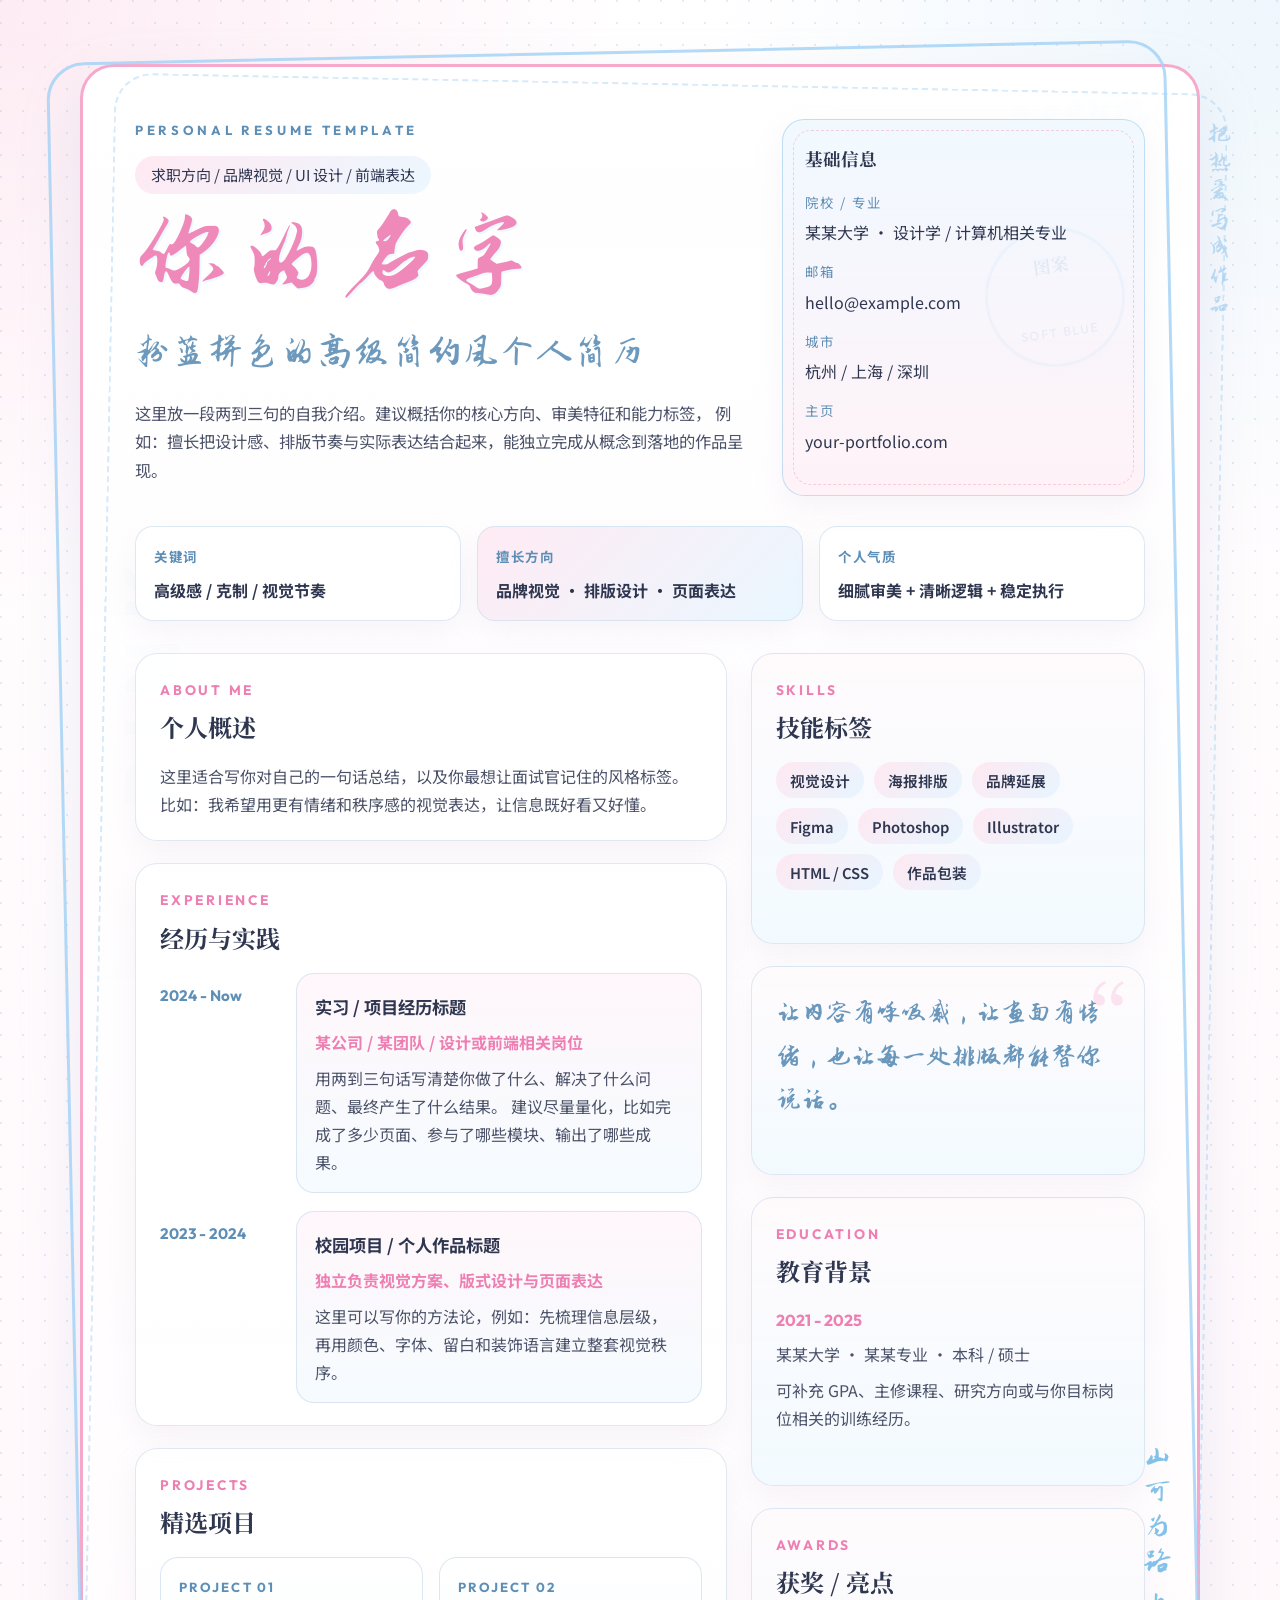
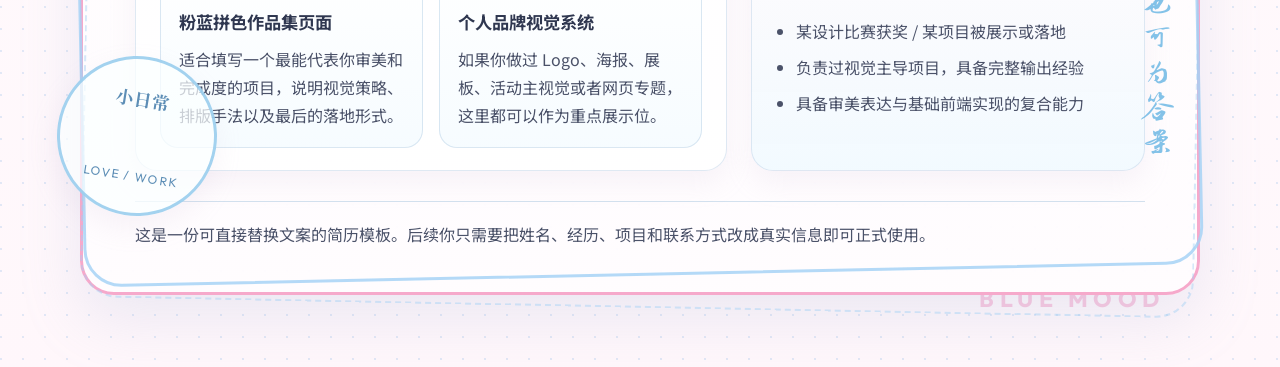
<file: index.html>
<!DOCTYPE html>
<html lang="zh-CN">
<head>
  <meta charset="UTF-8">
  <meta name="viewport" content="width=device-width, initial-scale=1.0">
  <meta
    name="description"
    content="粉蓝拼色的高级简约风个人简历单页模板，带有艺术字排版、纸张海报构图和手绘感装饰元素。"
  >
  <title>个人简历 | 粉蓝拼色作品页</title>
  <link rel="preconnect" href="https://fonts.googleapis.com">
  <link rel="preconnect" href="https://fonts.gstatic.com" crossorigin>
  <link
    href="https://fonts.googleapis.com/css2?family=Ma+Shan+Zheng&family=Noto+Sans+SC:wght@400;500;700;900&family=Noto+Serif+SC:wght@500;700;900&family=Outfit:wght@400;500;700;800&family=Zhi+Mang+Xing&display=swap"
    rel="stylesheet"
  >
  <link rel="stylesheet" href="style.css">
</head>
<body>
  <main class="resume-page">
    <!-- 漂浮在页面外围的艺术字负责营造海报感，不承载核心信息。 -->
    <div class="floating-word floating-word-left" aria-hidden="true">PINK</div>
    <div class="floating-word floating-word-top" aria-hidden="true">resume</div>
    <div class="floating-word floating-word-right" aria-hidden="true">把热爱写成作品</div>
    <div class="floating-word floating-word-bottom" aria-hidden="true">blue mood</div>

    <!-- 中间这张“纸”是简历主舞台，主要信息都集中在这里。 -->
    <section class="resume-scene" aria-label="个人简历展示">
      <article class="resume-paper">
        <!-- 外围装饰印章：模拟手绘稿里的圆章和贴纸效果。 -->
        <div class="stamp stamp-top" aria-hidden="true">
          <span>图案</span>
          <small>soft blue</small>
        </div>
        <div class="stamp stamp-bottom" aria-hidden="true">
          <span>小日常</span>
          <small>love / work</small>
        </div>

        <!-- 右侧竖排文字对应草图里“侧边艺术字”的感觉。 -->
        <p class="side-note" aria-hidden="true">山可为路 也可为答案</p>

        <!-- 顶部首屏：先展示姓名、方向、简介和基础联系信息。 -->
        <header class="hero-block">
          <div class="hero-copy">
            <p class="eyebrow">Personal Resume Template</p>
            <p class="hero-kicker">求职方向 / 品牌视觉 / UI 设计 / 前端表达</p>
            <h1 class="hero-name">你的名字</h1>
            <p class="hero-subtitle">粉蓝拼色的高级简约风个人简历</p>
            <p class="hero-summary">
              这里放一段两到三句的自我介绍。建议概括你的核心方向、审美特征和能力标签，
              例如：擅长把设计感、排版节奏与实际表达结合起来，能独立完成从概念到落地的作品呈现。
            </p>
          </div>

          <!-- 联系信息卡片放在右上角，方便第一屏就被看见。 -->
          <aside class="contact-card" aria-label="基础信息">
            <p class="card-title">基础信息</p>
            <dl class="info-list">
              <div>
                <dt>院校 / 专业</dt>
                <dd>某某大学 · 设计学 / 计算机相关专业</dd>
              </div>
              <div>
                <dt>邮箱</dt>
                <dd>hello@example.com</dd>
              </div>
              <div>
                <dt>城市</dt>
                <dd>杭州 / 上海 / 深圳</dd>
              </div>
              <div>
                <dt>主页</dt>
                <dd>your-portfolio.com</dd>
              </div>
            </dl>
          </aside>
        </header>

        <!-- 这一行小卡片用于快速概括简历亮点。 -->
        <section class="quick-facts" aria-label="简历亮点概览">
          <article class="fact-card">
            <span class="fact-label">关键词</span>
            <strong>高级感 / 克制 / 视觉节奏</strong>
          </article>
          <article class="fact-card fact-card-accent">
            <span class="fact-label">擅长方向</span>
            <strong>品牌视觉 · 排版设计 · 页面表达</strong>
          </article>
          <article class="fact-card">
            <span class="fact-label">个人气质</span>
            <strong>细腻审美 + 清晰逻辑 + 稳定执行</strong>
          </article>
        </section>

        <!-- 主体内容分为左主右辅，左侧放经历，右侧放技能与亮点。 -->
        <section class="resume-grid">
          <div class="main-column">
            <section class="resume-section">
              <div class="section-head">
                <p class="section-en">About Me</p>
                <h2>个人概述</h2>
              </div>
              <p class="section-text">
                这里适合写你对自己的一句话总结，以及你最想让面试官记住的风格标签。
                比如：我希望用更有情绪和秩序感的视觉表达，让信息既好看又好懂。
              </p>
            </section>

            <section class="resume-section">
              <div class="section-head">
                <p class="section-en">Experience</p>
                <h2>经历与实践</h2>
              </div>
              <div class="timeline">
                <article class="timeline-item">
                  <span class="timeline-date">2024 - Now</span>
                  <div class="timeline-content">
                    <h3>实习 / 项目经历标题</h3>
                    <p class="timeline-role">某公司 / 某团队 / 设计或前端相关岗位</p>
                    <p>
                      用两到三句话写清楚你做了什么、解决了什么问题、最终产生了什么结果。
                      建议尽量量化，比如完成了多少页面、参与了哪些模块、输出了哪些成果。
                    </p>
                  </div>
                </article>

                <article class="timeline-item">
                  <span class="timeline-date">2023 - 2024</span>
                  <div class="timeline-content">
                    <h3>校园项目 / 个人作品标题</h3>
                    <p class="timeline-role">独立负责视觉方案、版式设计与页面表达</p>
                    <p>
                      这里可以写你的方法论，例如：先梳理信息层级，再用颜色、字体、留白和装饰语言建立整套视觉秩序。
                    </p>
                  </div>
                </article>
              </div>
            </section>

            <section class="resume-section">
              <div class="section-head">
                <p class="section-en">Projects</p>
                <h2>精选项目</h2>
              </div>
              <div class="project-list">
                <article class="project-card">
                  <p class="project-tag">Project 01</p>
                  <h3>粉蓝拼色作品集页面</h3>
                  <p>
                    适合填写一个最能代表你审美和完成度的项目，说明视觉策略、排版手法以及最后的落地形式。
                  </p>
                </article>
                <article class="project-card">
                  <p class="project-tag">Project 02</p>
                  <h3>个人品牌视觉系统</h3>
                  <p>
                    如果你做过 Logo、海报、展板、活动主视觉或者网页专题，这里都可以作为重点展示位。
                  </p>
                </article>
              </div>
            </section>
          </div>

          <aside class="side-column">
            <section class="resume-section side-section">
              <div class="section-head">
                <p class="section-en">Skills</p>
                <h2>技能标签</h2>
              </div>
              <div class="tag-list">
                <span>视觉设计</span>
                <span>海报排版</span>
                <span>品牌延展</span>
                <span>Figma</span>
                <span>Photoshop</span>
                <span>Illustrator</span>
                <span>HTML / CSS</span>
                <span>作品包装</span>
              </div>
            </section>

            <section class="resume-section side-section quote-section">
              <p class="quote-mark">“</p>
              <p class="quote-text">
                让内容有呼吸感，让画面有情绪，也让每一处排版都能替你说话。
              </p>
            </section>

            <section class="resume-section side-section">
              <div class="section-head">
                <p class="section-en">Education</p>
                <h2>教育背景</h2>
              </div>
              <p class="mini-block-title">2021 - 2025</p>
              <p class="mini-block-text">某某大学 · 某某专业 · 本科 / 硕士</p>
              <p class="mini-block-text">
                可补充 GPA、主修课程、研究方向或与你目标岗位相关的训练经历。
              </p>
            </section>

            <section class="resume-section side-section">
              <div class="section-head">
                <p class="section-en">Awards</p>
                <h2>获奖 / 亮点</h2>
              </div>
              <ul class="bullet-list">
                <li>某设计比赛获奖 / 某项目被展示或落地</li>
                <li>负责过视觉主导项目，具备完整输出经验</li>
                <li>具备审美表达与基础前端实现的复合能力</li>
              </ul>
            </section>
          </aside>
        </section>

        <!-- 底部留一句收尾文案，让整页更像一张完整海报。 -->
        <footer class="resume-footer">
          <p>这是一份可直接替换文案的简历模板。后续你只需要把姓名、经历、项目和联系方式改成真实信息即可正式使用。</p>
        </footer>
      </article>
    </section>
  </main>
</body>
</html>
</file>
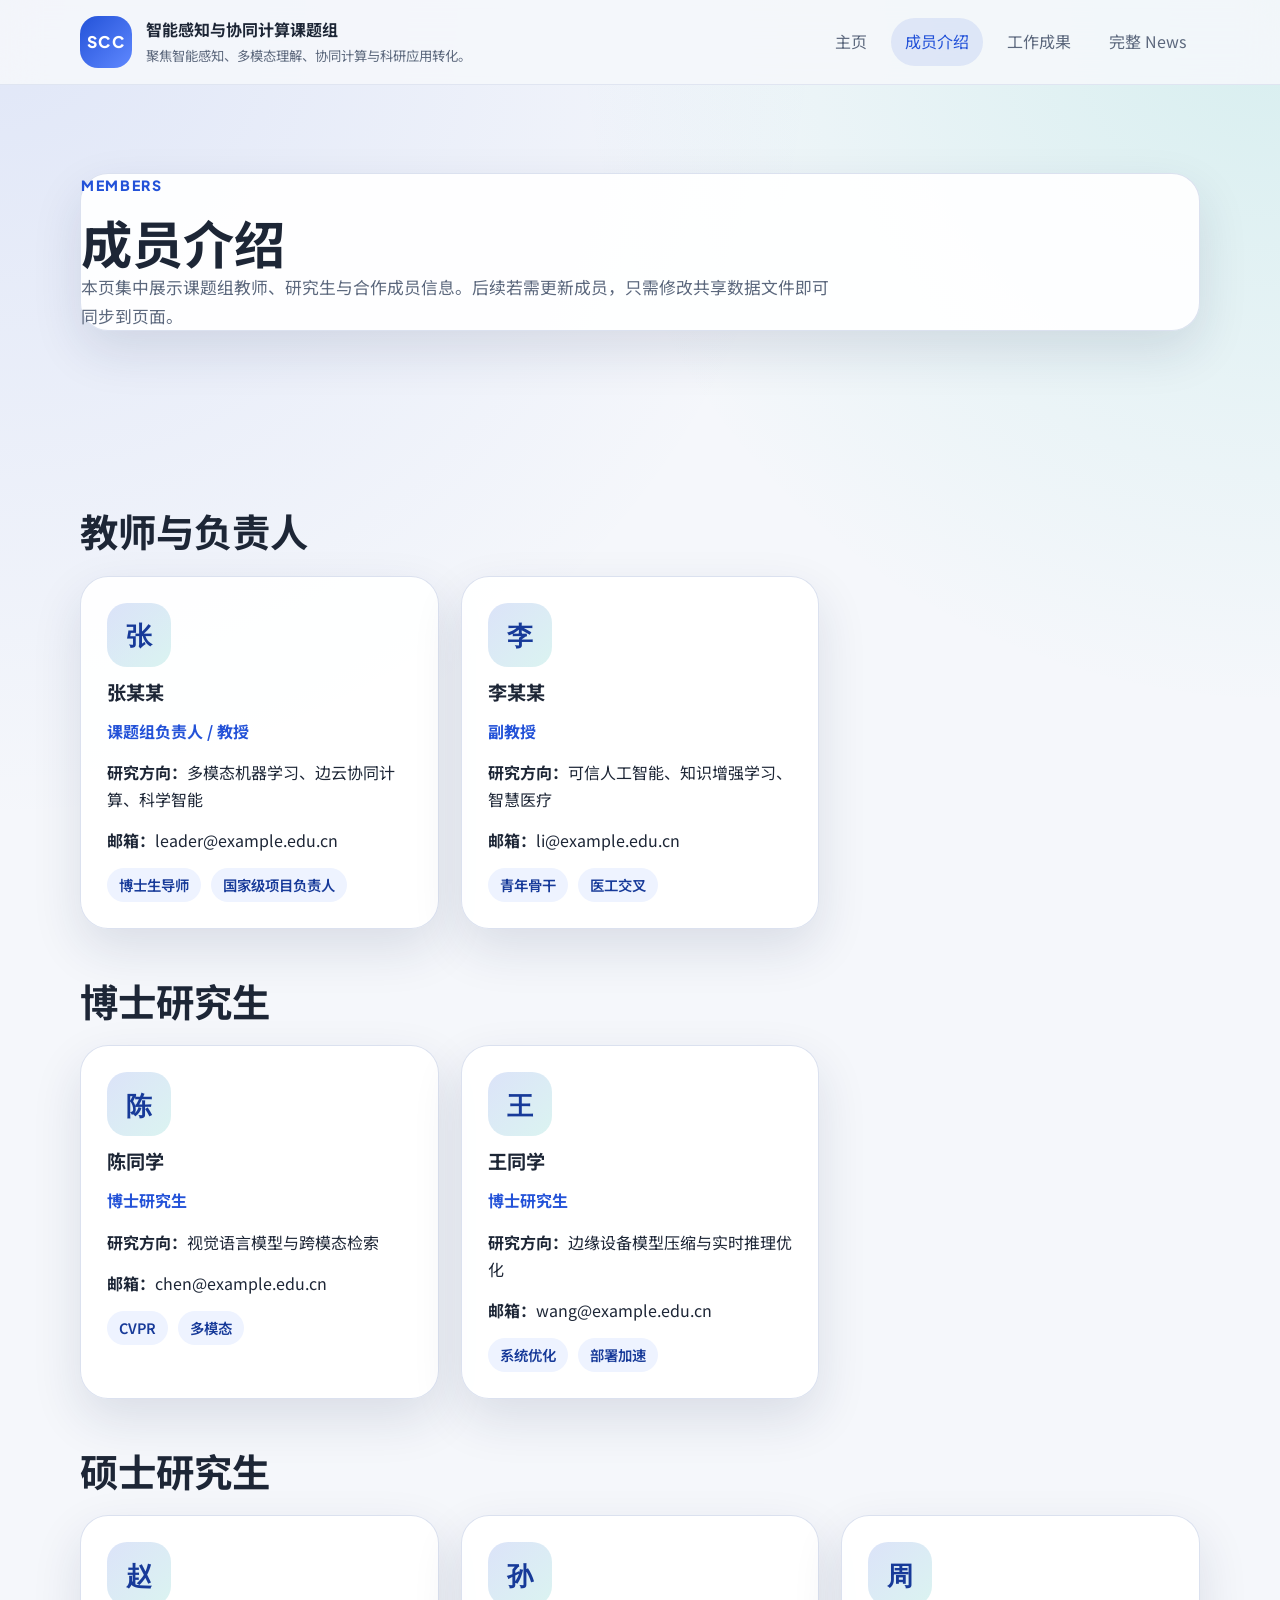
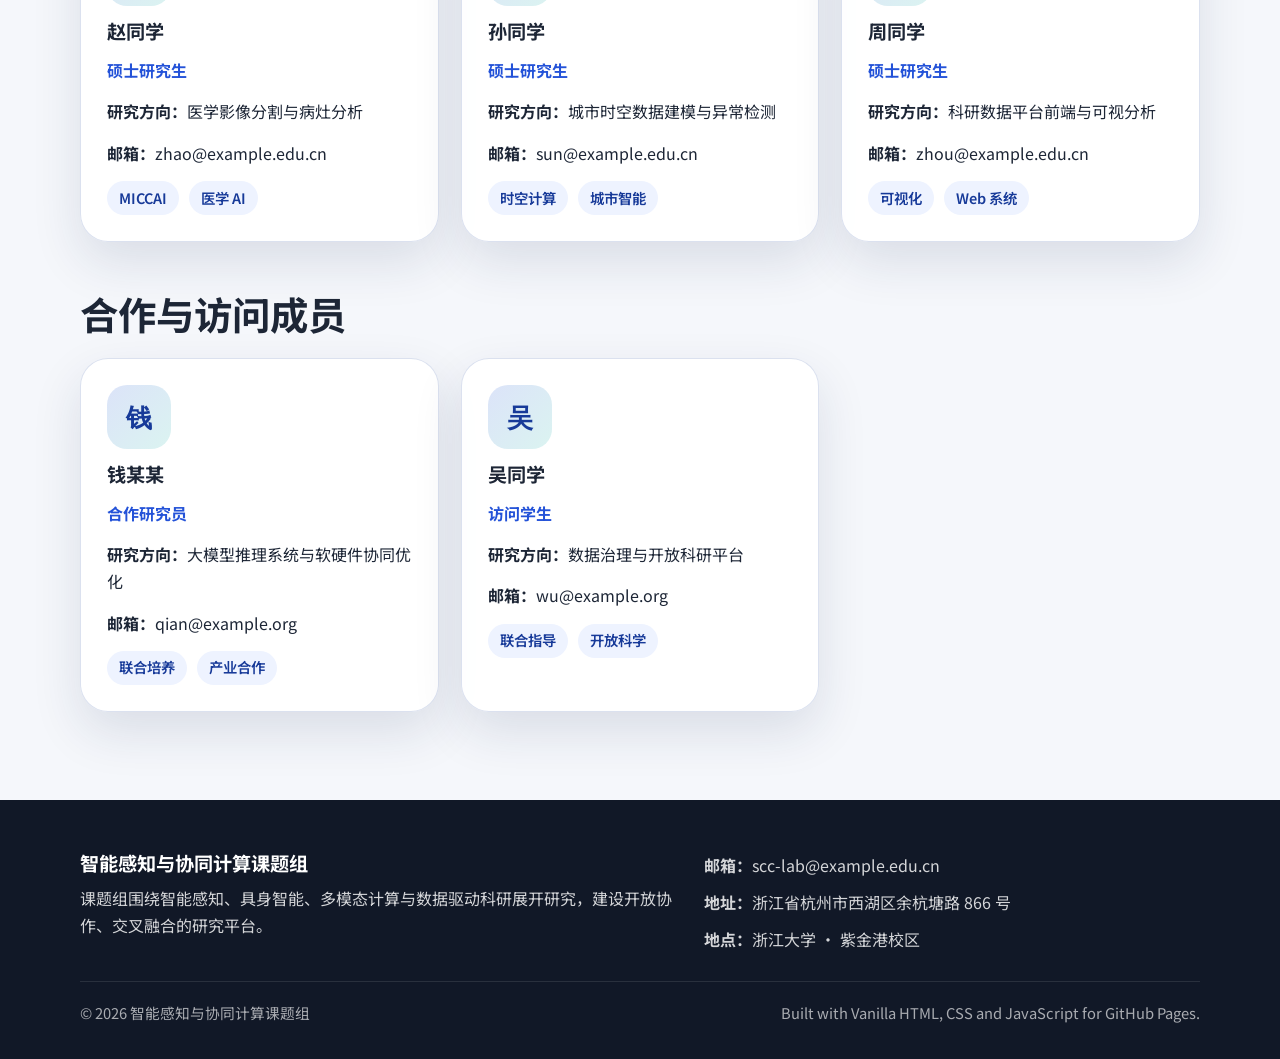
<file: members.html>
<!DOCTYPE html>
<html lang="zh-CN">
<head>
  <meta charset="UTF-8">
  <meta name="viewport" content="width=device-width, initial-scale=1.0">
  <meta
    name="description"
    content="智能感知与协同计算课题组成员介绍页面，展示教师、博士生、硕士生与合作成员信息。"
  >
  <title>成员介绍 | 智能感知与协同计算课题组</title>
  <link rel="preconnect" href="https://fonts.googleapis.com">
  <link rel="preconnect" href="https://fonts.gstatic.com" crossorigin>
  <link
    href="https://fonts.googleapis.com/css2?family=Noto+Sans+SC:wght@400;500;700;800&family=Plus+Jakarta+Sans:wght@500;700;800&display=swap"
    rel="stylesheet"
  >
  <link rel="stylesheet" href="assets/styles/main.css">
</head>
<body data-page="members">
  <header class="site-header" id="site-header"></header>

  <main>
    <!-- 页面头部文案用于说明成员页的用途。 -->
    <section class="page-banner">
      <div class="container">
        <p class="eyebrow">Members</p>
        <h1>成员介绍</h1>
        <p class="page-intro">
          本页集中展示课题组教师、研究生与合作成员信息。后续若需更新成员，只需修改共享数据文件即可同步到页面。
        </p>
      </div>
    </section>

    <!-- 成员分组列表由脚本根据数据自动生成。 -->
    <section class="section">
      <div class="container" id="member-group-list"></div>
    </section>
  </main>

  <footer class="site-footer" id="site-footer"></footer>

  <script src="assets/scripts/site-data.js"></script>
  <script src="assets/scripts/main.js"></script>
</body>
</html>
</file>
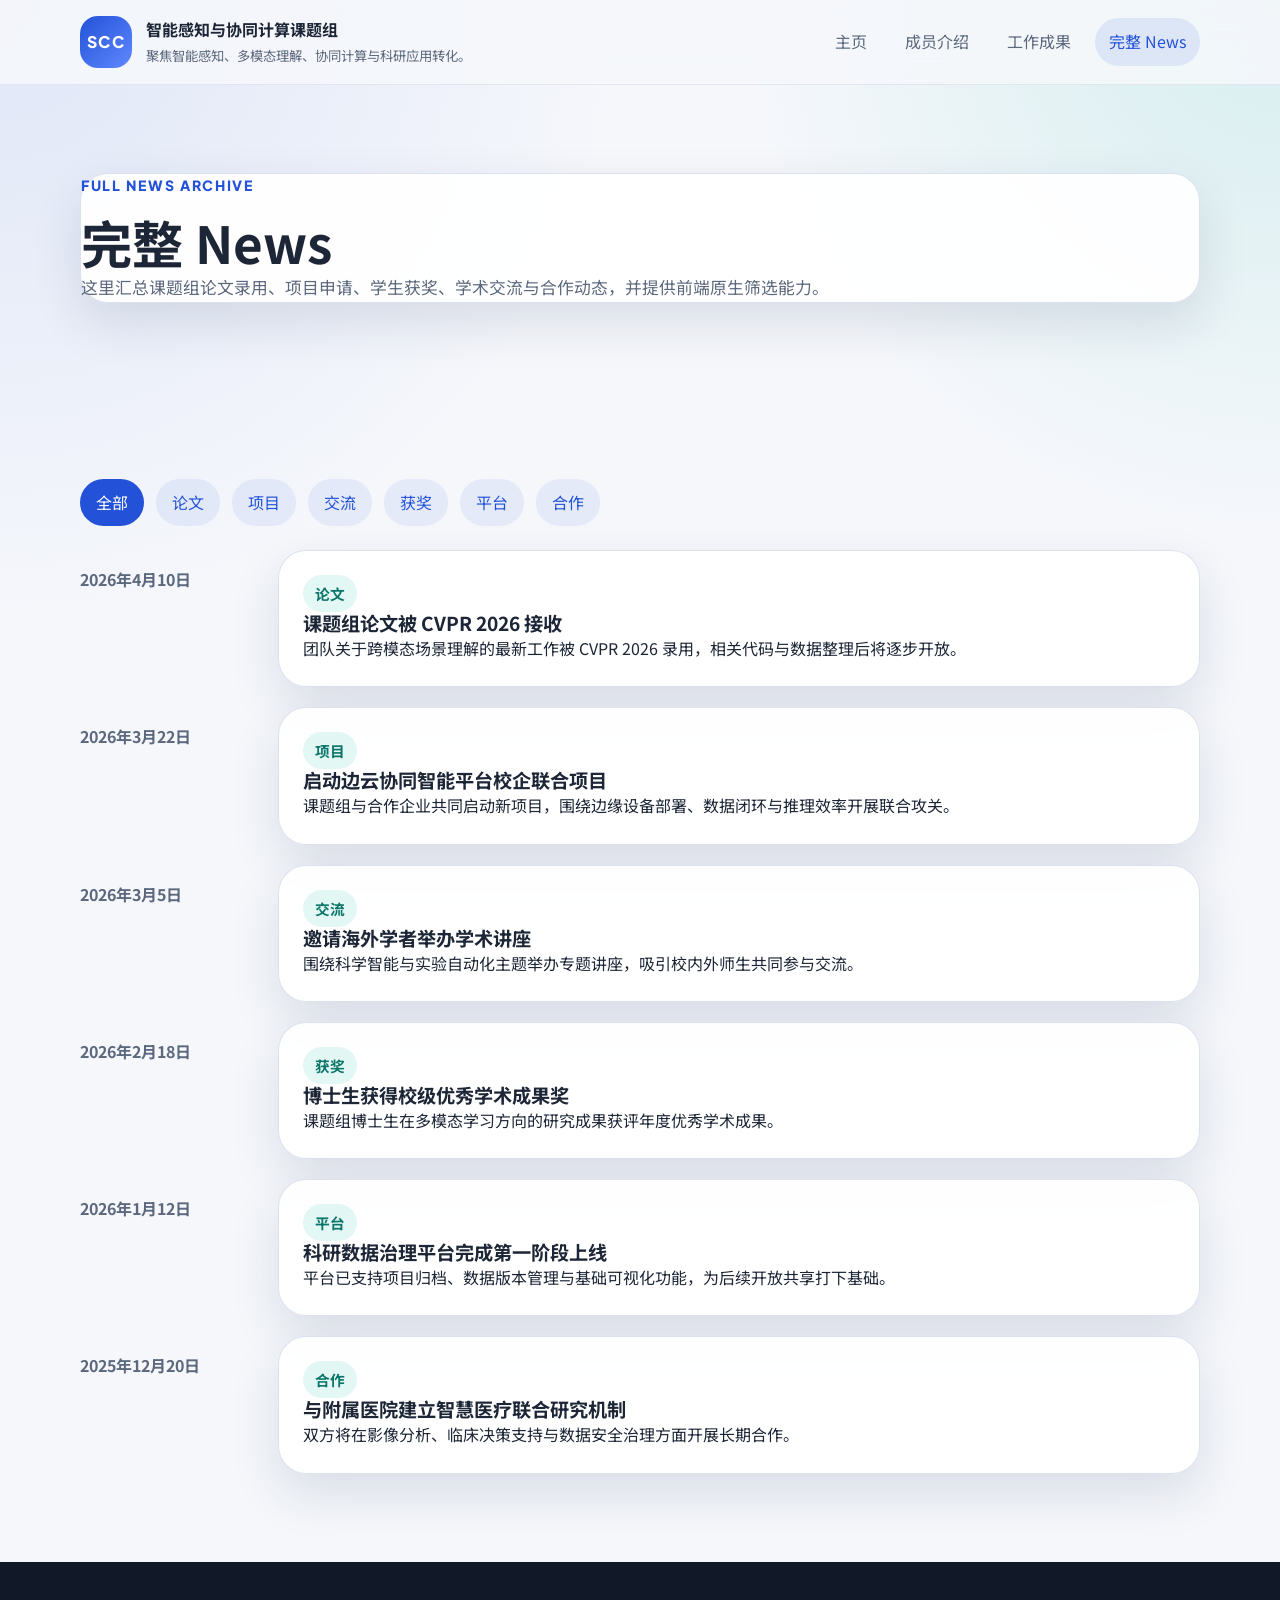
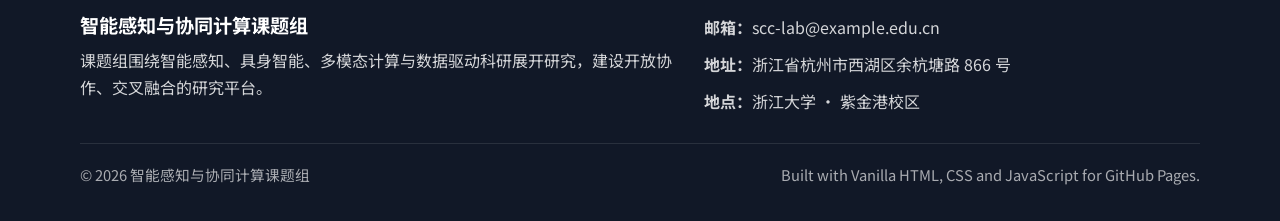
<file: news.html>
<!DOCTYPE html>
<html lang="zh-CN">
<head>
  <meta charset="UTF-8">
  <meta name="viewport" content="width=device-width, initial-scale=1.0">
  <meta
    name="description"
    content="智能感知与协同计算课题组完整 News 页面，集中展示学术动态、项目进展、讲座、成果与合作新闻。"
  >
  <title>完整 News | 智能感知与协同计算课题组</title>
  <link rel="preconnect" href="https://fonts.googleapis.com">
  <link rel="preconnect" href="https://fonts.gstatic.com" crossorigin>
  <link
    href="https://fonts.googleapis.com/css2?family=Noto+Sans+SC:wght@400;500;700;800&family=Plus+Jakarta+Sans:wght@500;700;800&display=swap"
    rel="stylesheet"
  >
  <link rel="stylesheet" href="assets/styles/main.css">
</head>
<body data-page="news">
  <header class="site-header" id="site-header"></header>

  <main>
    <!-- News 页面强调“完整动态”，因此加入简单分类筛选，方便浏览。 -->
    <section class="page-banner">
      <div class="container">
        <p class="eyebrow">Full News Archive</p>
        <h1>完整 News</h1>
        <p class="page-intro">
          这里汇总课题组论文录用、项目申请、学生获奖、学术交流与合作动态，并提供前端原生筛选能力。
        </p>
      </div>
    </section>

    <section class="section">
      <div class="container">
        <div class="filter-bar" id="news-filter-list"></div>
        <div class="timeline" id="news-timeline"></div>
      </div>
    </section>
  </main>

  <footer class="site-footer" id="site-footer"></footer>

  <script src="assets/scripts/site-data.js"></script>
  <script src="assets/scripts/main.js"></script>
</body>
</html>
</file>
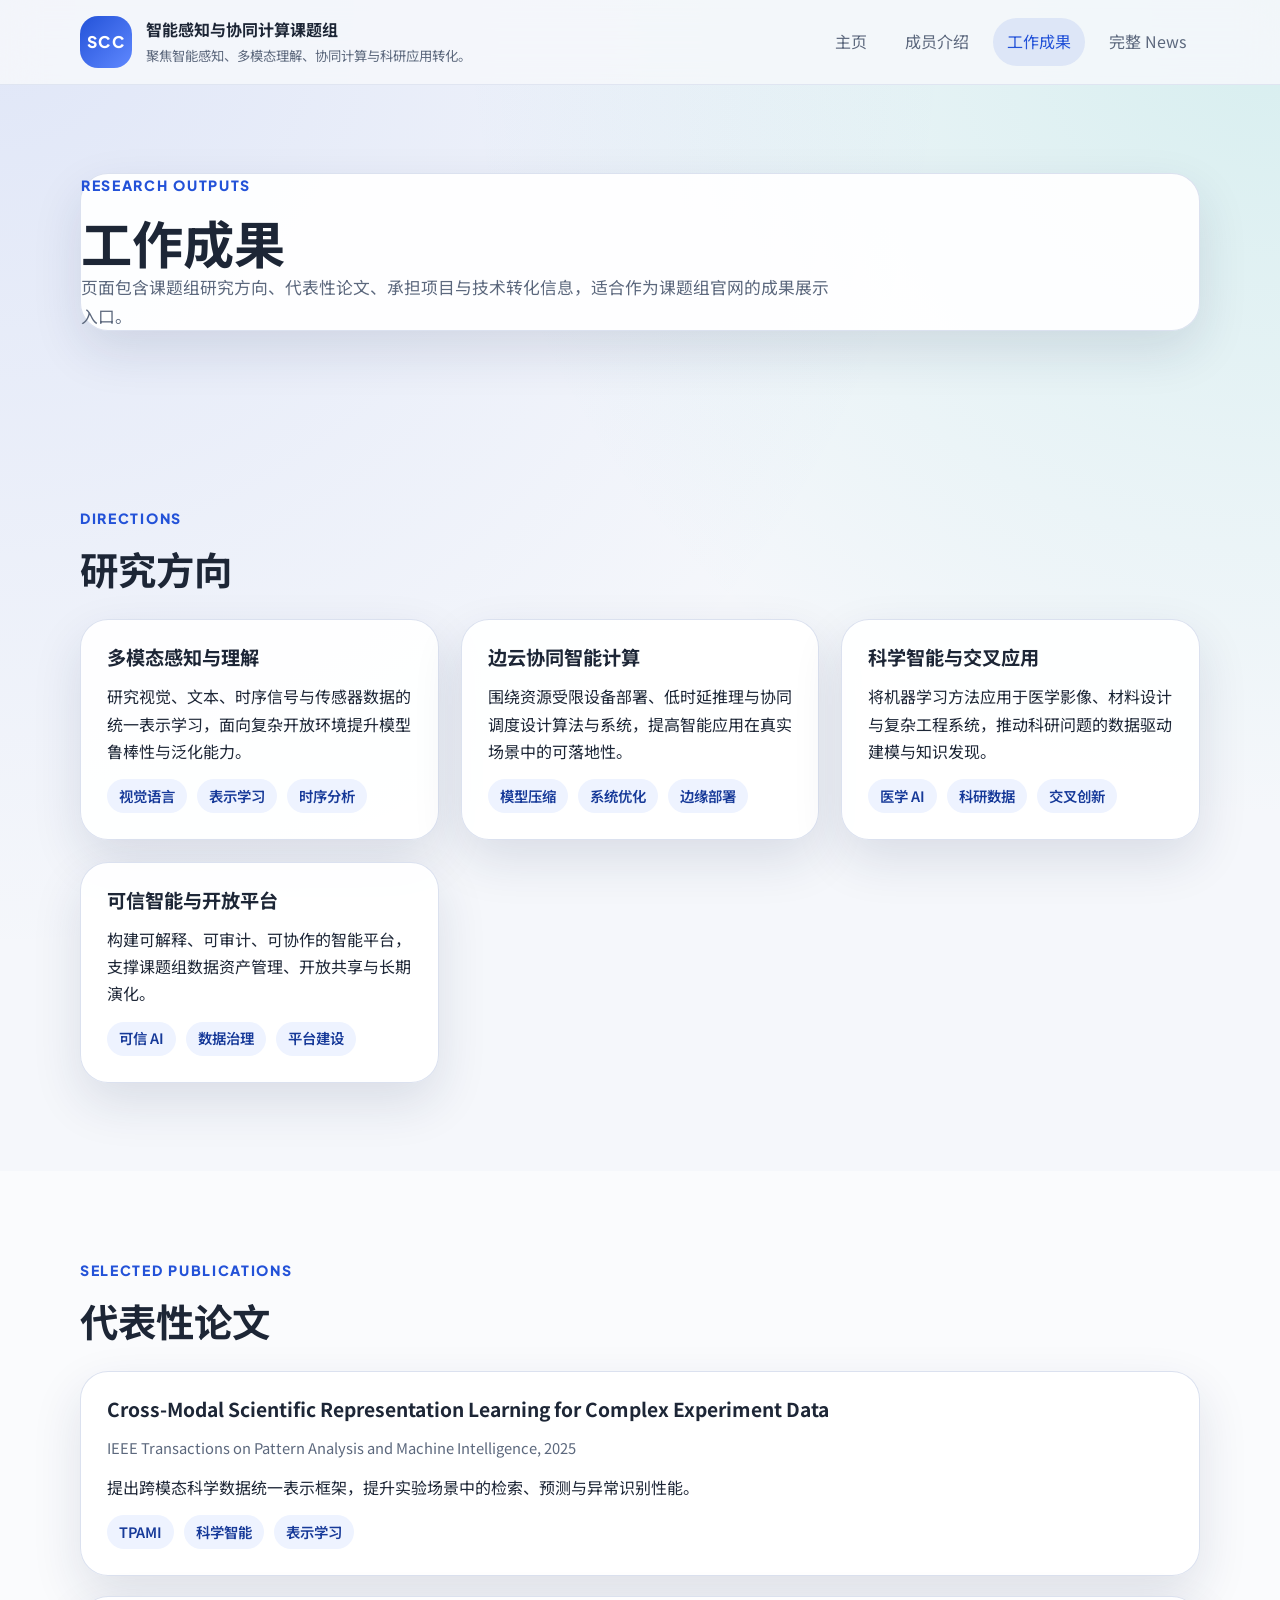
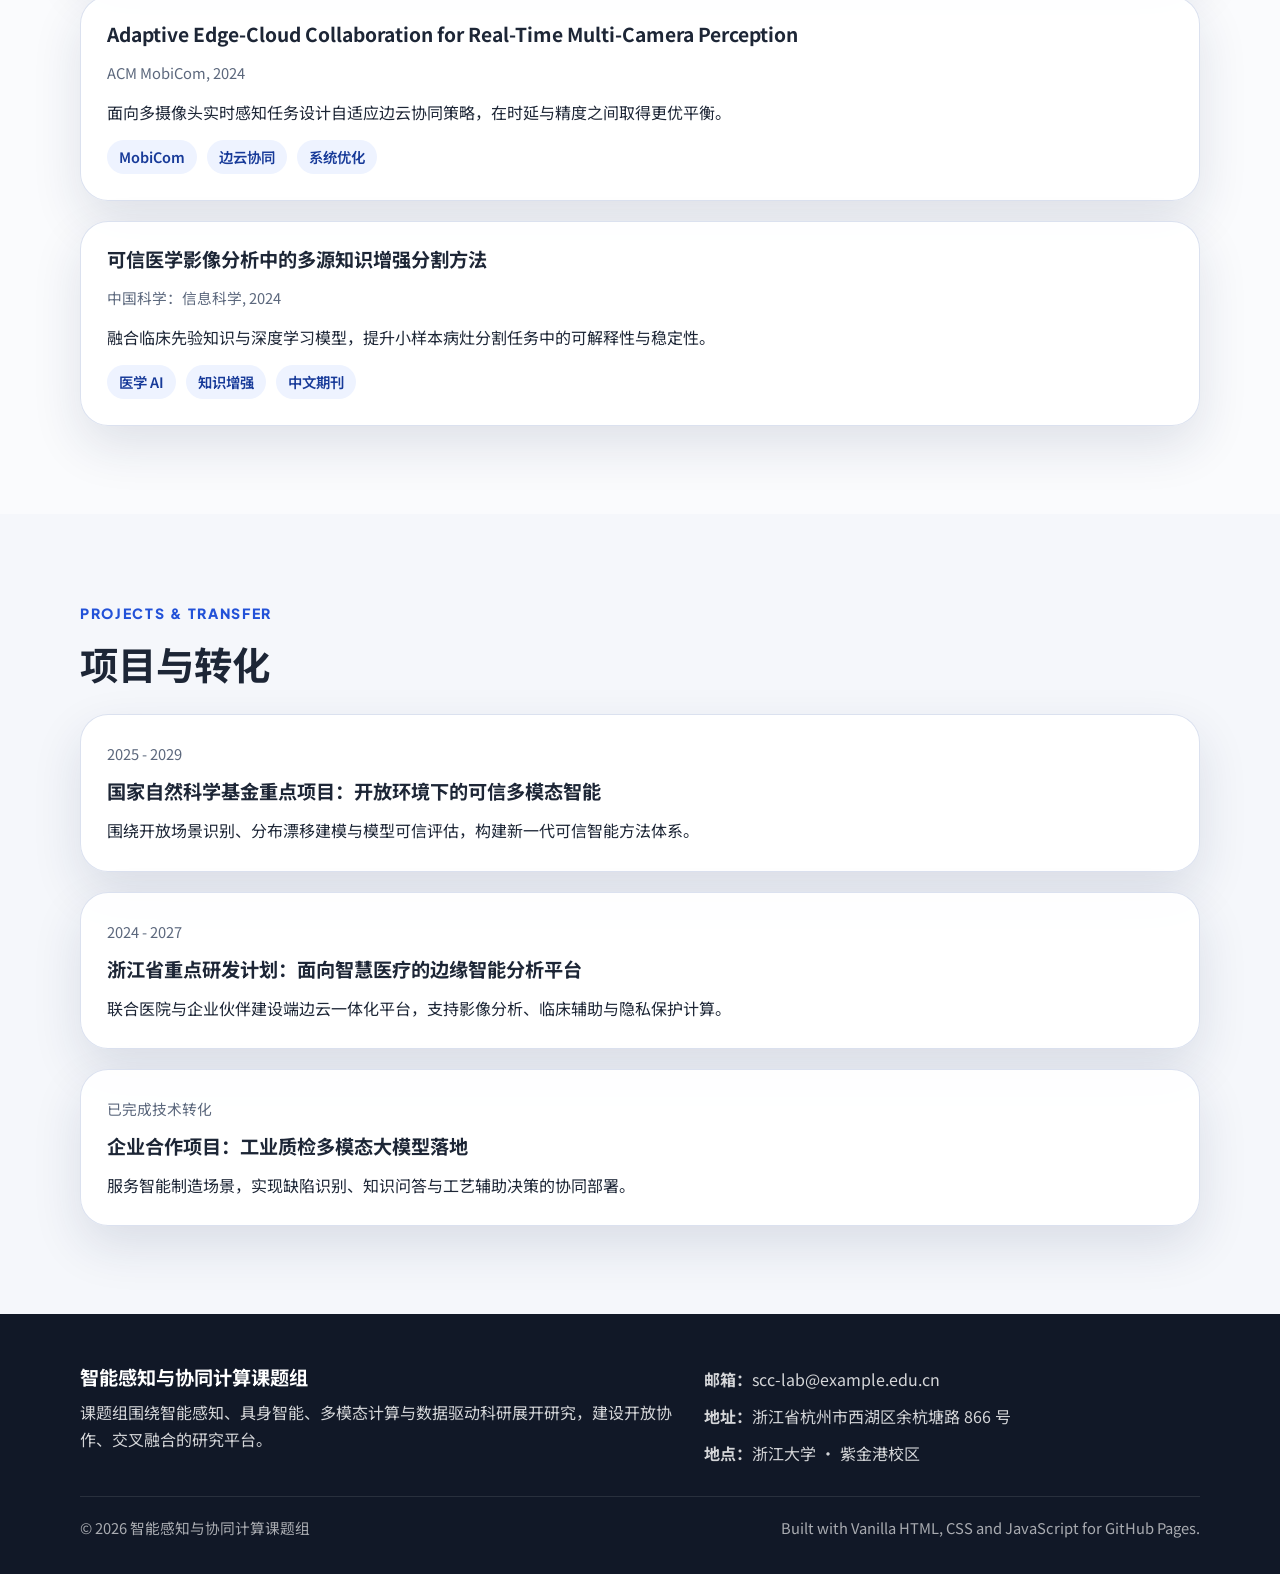
<file: research.html>
<!DOCTYPE html>
<html lang="zh-CN">
<head>
  <meta charset="UTF-8">
  <meta name="viewport" content="width=device-width, initial-scale=1.0">
  <meta
    name="description"
    content="智能感知与协同计算课题组工作成果页面，展示研究方向、项目、论文、专利与开源工作。"
  >
  <title>工作成果 | 智能感知与协同计算课题组</title>
  <link rel="preconnect" href="https://fonts.googleapis.com">
  <link rel="preconnect" href="https://fonts.gstatic.com" crossorigin>
  <link
    href="https://fonts.googleapis.com/css2?family=Noto+Sans+SC:wght@400;500;700;800&family=Plus+Jakarta+Sans:wght@500;700;800&display=swap"
    rel="stylesheet"
  >
  <link rel="stylesheet" href="assets/styles/main.css">
</head>
<body data-page="research">
  <header class="site-header" id="site-header"></header>

  <main>
    <!-- 成果页先总览研究主线，再细分不同类型成果。 -->
    <section class="page-banner">
      <div class="container">
        <p class="eyebrow">Research Outputs</p>
        <h1>工作成果</h1>
        <p class="page-intro">
          页面包含课题组研究方向、代表性论文、承担项目与技术转化信息，适合作为课题组官网的成果展示入口。
        </p>
      </div>
    </section>

    <section class="section">
      <div class="container">
        <div class="section-heading">
          <div>
            <p class="eyebrow">Directions</p>
            <h2>研究方向</h2>
          </div>
        </div>
        <div class="card-grid" id="research-direction-list"></div>
      </div>
    </section>

    <section class="section section-soft">
      <div class="container">
        <div class="section-heading">
          <div>
            <p class="eyebrow">Selected Publications</p>
            <h2>代表性论文</h2>
          </div>
        </div>
        <div class="stack-list" id="publication-list"></div>
      </div>
    </section>

    <section class="section">
      <div class="container">
        <div class="section-heading">
          <div>
            <p class="eyebrow">Projects & Transfer</p>
            <h2>项目与转化</h2>
          </div>
        </div>
        <div class="stack-list" id="project-list"></div>
      </div>
    </section>
  </main>

  <footer class="site-footer" id="site-footer"></footer>

  <script src="assets/scripts/site-data.js"></script>
  <script src="assets/scripts/main.js"></script>
</body>
</html>
</file>
<file: style.css>
/* 全局变量：
 * 用统一的粉蓝色板和阴影参数控制整页风格，
 * 后续如果想换成更偏粉或更偏蓝，只需要改这里。
 */
:root {
  --bg: #fffafc;
  --dot: rgba(142, 184, 229, 0.26);
  --paper: rgba(255, 255, 255, 0.92);
  --paper-border: rgba(246, 160, 198, 0.9);
  --paper-border-soft: rgba(163, 210, 245, 0.9);
  --text: #4b5269;
  --text-strong: #2f3750;
  --pink: #f5a8ca;
  --pink-strong: #ee7fb3;
  --blue: #9fd4f3;
  --blue-strong: #74bfe9;
  --blue-deep: #5d8eb6;
  --surface-pink: rgba(255, 235, 245, 0.78);
  --surface-blue: rgba(234, 247, 255, 0.84);
  --line: rgba(164, 191, 223, 0.45);
  --shadow: 0 24px 60px rgba(164, 176, 214, 0.22);
  --shadow-soft: 0 12px 28px rgba(200, 174, 208, 0.14);
  --radius-xl: 42px;
  --radius-lg: 28px;
  --radius-md: 20px;
  --radius-sm: 14px;
  --font-handwrite: "Zhi Mang Xing", "Ma Shan Zheng", cursive;
}

/* 基础重置：
 * 统一盒模型和基础排版，避免浏览器默认样式影响成品细节。
 */
*,
*::before,
*::after {
  box-sizing: border-box;
}

html {
  scroll-behavior: smooth;
}

body {
  margin: 0;
  min-height: 100vh;
  font-family: "Noto Sans SC", sans-serif;
  color: var(--text);
  background-color: var(--bg);
  background-image:
    radial-gradient(circle at 1px 1px, var(--dot) 1.2px, transparent 0),
    radial-gradient(circle at top left, rgba(245, 168, 202, 0.22), transparent 26%),
    radial-gradient(circle at top right, rgba(159, 212, 243, 0.18), transparent 24%),
    linear-gradient(180deg, rgba(255, 255, 255, 0.96), rgba(255, 247, 251, 0.98));
  background-size: 22px 22px, auto, auto, auto;
  line-height: 1.75;
}

a {
  color: inherit;
  text-decoration: none;
}

h1,
h2,
h3,
p {
  margin: 0;
}

/* 页面舞台：
 * 为中央“纸张”留出足够呼吸空间，并给外围艺术字预留位置。
 */
.resume-page {
  position: relative;
  overflow: hidden;
  padding: 64px 24px 72px;
  isolation: isolate;
}

.resume-scene {
  position: relative;
  width: min(1120px, 100%);
  margin: 0 auto;
}

/* 外围艺术字：
 * 用大小、字重、透明度和位置变化模拟手绘海报的松弛感。
 */
.floating-word {
  position: absolute;
  z-index: 0;
  user-select: none;
  pointer-events: none;
  white-space: nowrap;
  color: rgba(126, 191, 231, 0.68);
}

.floating-word-left {
  left: 1.5vw;
  top: 31%;
  font-family: "Outfit", sans-serif;
  font-size: clamp(2.2rem, 6vw, 5.2rem);
  font-weight: 800;
  letter-spacing: 0.26em;
  transform: rotate(-90deg);
  color: rgba(146, 205, 239, 0.64);
}

.floating-word-top {
  right: 8vw;
  top: 48px;
  font-family: var(--font-handwrite);
  font-size: clamp(2.3rem, 5.4vw, 5rem);
  font-weight: 400;
  letter-spacing: 0.04em;
  transform: rotate(-4deg);
  color: rgba(132, 201, 240, 0.62);
}

.floating-word-right {
  right: 3vw;
  top: 120px;
  writing-mode: vertical-rl;
  font-family: var(--font-handwrite);
  font-size: clamp(1.2rem, 2vw, 2rem);
  font-weight: 400;
  letter-spacing: 0.1em;
  color: rgba(144, 199, 237, 0.58);
}

.floating-word-bottom {
  right: 9vw;
  bottom: 48px;
  font-family: "Outfit", sans-serif;
  font-size: clamp(1rem, 1.8vw, 1.5rem);
  font-weight: 700;
  letter-spacing: 0.24em;
  text-transform: uppercase;
  color: rgba(244, 159, 199, 0.55);
}

/* 中央纸张：
 * 使用双层描边、轻微旋转和柔和阴影，
 * 让页面更像一张被摆放在画布上的设计稿。
 */
.resume-paper {
  position: relative;
  z-index: 1;
  padding: 52px 52px 44px;
  background: linear-gradient(180deg, rgba(255, 255, 255, 0.96), rgba(255, 252, 254, 0.94));
  border: 3px solid var(--paper-border);
  border-radius: 34px;
  box-shadow: var(--shadow);
}

.resume-paper::before,
.resume-paper::after {
  content: "";
  position: absolute;
  inset: -16px 12px 16px -18px;
  border: 3px solid var(--paper-border-soft);
  border-radius: 38px;
  z-index: -2;
  opacity: 0.9;
}

.resume-paper::before {
  transform: rotate(-1.2deg);
}

.resume-paper::after {
  inset: 16px -14px -16px 14px;
  border-style: dashed;
  border-width: 2px;
  transform: rotate(1.1deg);
  opacity: 0.5;
}

/* 顶部首屏：
 * 左侧姓名与简介更大更醒目，右侧信息卡做次级重点。
 */
.hero-block {
  display: grid;
  grid-template-columns: minmax(0, 1.4fr) minmax(280px, 0.82fr);
  gap: 28px;
  align-items: start;
}

.hero-copy {
  display: grid;
  gap: 14px;
}

.eyebrow {
  font-family: "Outfit", sans-serif;
  font-size: 0.82rem;
  font-weight: 700;
  letter-spacing: 0.28em;
  text-transform: uppercase;
  color: var(--blue-deep);
}

.hero-kicker {
  display: inline-flex;
  align-items: center;
  width: fit-content;
  min-height: 38px;
  padding: 0 16px;
  border-radius: 999px;
  background: linear-gradient(135deg, rgba(255, 231, 241, 0.92), rgba(234, 247, 255, 0.92));
  color: var(--text-strong);
  font-size: 0.94rem;
}

.hero-name {
  font-family: var(--font-handwrite);
  font-size: clamp(4rem, 9vw, 6.5rem);
  line-height: 0.92;
  letter-spacing: 0.08em;
  font-weight: 400;
  color: rgba(238, 127, 179, 0.92);
  text-shadow: 2px 2px 0 rgba(165, 218, 247, 0.18);
}

.hero-subtitle {
  font-family: var(--font-handwrite);
  font-size: clamp(1.5rem, 3vw, 2.4rem);
  font-weight: 400;
  color: rgba(93, 142, 182, 0.9);
  letter-spacing: 0.04em;
}

.hero-summary {
  max-width: 640px;
  font-size: 1.02rem;
  color: var(--text);
}

.contact-card {
  position: relative;
  padding: 24px 22px;
  background: linear-gradient(180deg, rgba(238, 248, 255, 0.88), rgba(255, 241, 247, 0.9));
  border: 1px solid rgba(158, 205, 236, 0.6);
  border-radius: 22px;
  box-shadow: var(--shadow-soft);
}

.contact-card::before {
  content: "";
  position: absolute;
  inset: 10px;
  border: 1px dashed rgba(245, 143, 191, 0.42);
  border-radius: 18px;
  pointer-events: none;
}

.card-title {
  position: relative;
  margin-bottom: 16px;
  font-family: "Noto Serif SC", serif;
  font-size: 1.1rem;
  font-weight: 700;
  color: var(--text-strong);
}

.info-list {
  position: relative;
  display: grid;
  gap: 14px;
}

.info-list div {
  display: grid;
  gap: 4px;
}

.info-list dt {
  font-size: 0.84rem;
  letter-spacing: 0.14em;
  text-transform: uppercase;
  color: var(--blue-deep);
}

.info-list dd {
  margin: 0;
  color: var(--text-strong);
}

/* 亮点概览卡片：
 * 这三块用于在视觉上切出节奏，也方便快速塞入卖点信息。
 */
.quick-facts {
  display: grid;
  grid-template-columns: repeat(3, minmax(0, 1fr));
  gap: 16px;
  margin-top: 30px;
}

.fact-card {
  padding: 18px 18px 16px;
  background: rgba(255, 255, 255, 0.72);
  border: 1px solid rgba(201, 222, 237, 0.65);
  border-radius: 18px;
  box-shadow: var(--shadow-soft);
}

.fact-card-accent {
  background: linear-gradient(135deg, rgba(255, 232, 242, 0.88), rgba(231, 246, 255, 0.88));
}

.fact-label {
  display: block;
  margin-bottom: 8px;
  font-size: 0.84rem;
  font-weight: 700;
  color: var(--blue-deep);
  letter-spacing: 0.12em;
}

.fact-card strong {
  color: var(--text-strong);
  font-size: 1rem;
}

/* 主体双栏：
 * 左侧放长内容，右侧放标签和短信息，阅读路径更自然。
 */
.resume-grid {
  display: grid;
  grid-template-columns: minmax(0, 1.2fr) minmax(280px, 0.8fr);
  gap: 24px;
  margin-top: 32px;
}

.main-column,
.side-column {
  display: grid;
  gap: 22px;
}

.resume-section {
  padding: 24px 24px 22px;
  background: rgba(255, 255, 255, 0.68);
  border: 1px solid rgba(197, 216, 233, 0.55);
  border-radius: 22px;
  box-shadow: var(--shadow-soft);
}

.side-section {
  background: linear-gradient(180deg, rgba(255, 250, 252, 0.82), rgba(239, 249, 255, 0.8));
}

.section-head {
  display: grid;
  gap: 4px;
  margin-bottom: 14px;
}

.section-en {
  font-family: "Outfit", sans-serif;
  font-size: 0.86rem;
  font-weight: 700;
  letter-spacing: 0.2em;
  text-transform: uppercase;
  color: var(--pink-strong);
}

.section-head h2 {
  font-family: "Noto Serif SC", serif;
  font-size: 1.5rem;
  color: var(--text-strong);
}

.section-text {
  color: var(--text);
}

/* 时间线：
 * 左边时间、右边内容，形成清晰的履历阅读顺序。
 */
.timeline {
  display: grid;
  gap: 18px;
}

.timeline-item {
  display: grid;
  grid-template-columns: 120px minmax(0, 1fr);
  gap: 16px;
  align-items: start;
}

.timeline-date {
  padding-top: 10px;
  font-family: "Outfit", sans-serif;
  font-size: 0.95rem;
  font-weight: 700;
  color: var(--blue-deep);
}

.timeline-content {
  padding: 18px 18px 16px;
  background: linear-gradient(180deg, rgba(255, 244, 249, 0.76), rgba(242, 250, 255, 0.76));
  border: 1px solid rgba(200, 221, 237, 0.66);
  border-radius: 18px;
}

.timeline-content h3 {
  margin-bottom: 6px;
  color: var(--text-strong);
  font-size: 1.08rem;
}

.timeline-role {
  margin-bottom: 8px;
  color: var(--pink-strong);
  font-weight: 700;
}

/* 项目卡：
 * 横向双卡布局更像作品展示，而不是单纯列表。
 */
.project-list {
  display: grid;
  grid-template-columns: repeat(2, minmax(0, 1fr));
  gap: 16px;
}

.project-card {
  padding: 18px;
  border-radius: 18px;
  background: linear-gradient(180deg, rgba(255, 255, 255, 0.8), rgba(244, 251, 255, 0.8));
  border: 1px solid rgba(194, 216, 233, 0.6);
}

.project-tag {
  margin-bottom: 8px;
  font-family: "Outfit", sans-serif;
  font-size: 0.82rem;
  font-weight: 700;
  letter-spacing: 0.16em;
  text-transform: uppercase;
  color: var(--blue-deep);
}

.project-card h3 {
  margin-bottom: 8px;
  color: var(--text-strong);
  font-size: 1.08rem;
}

/* 技能标签：
 * 用圆角胶囊表达轻盈感，也方便后续增删内容。
 */
.tag-list {
  display: flex;
  flex-wrap: wrap;
  gap: 10px;
}

.tag-list span {
  display: inline-flex;
  align-items: center;
  min-height: 36px;
  padding: 0 14px;
  border-radius: 999px;
  background: linear-gradient(135deg, rgba(255, 231, 240, 0.94), rgba(230, 245, 255, 0.94));
  color: var(--text-strong);
  font-size: 0.92rem;
  font-weight: 600;
}

/* 引语区：
 * 这一块用来强化“高级简约”的情绪，而不是填很多硬信息。
 */
.quote-section {
  position: relative;
  overflow: hidden;
}

.quote-mark {
  position: absolute;
  right: 14px;
  top: -24px;
  font-family: "Noto Serif SC", serif;
  font-size: 5.4rem;
  color: rgba(244, 159, 199, 0.26);
}

.quote-text {
  position: relative;
  z-index: 1;
  font-family: var(--font-handwrite);
  font-size: 1.75rem;
  font-weight: 400;
  line-height: 1.55;
  color: rgba(93, 142, 182, 0.92);
}

.mini-block-title {
  margin-bottom: 6px;
  font-family: "Outfit", sans-serif;
  font-weight: 700;
  color: var(--pink-strong);
}

.mini-block-text + .mini-block-text {
  margin-top: 8px;
}

.bullet-list {
  margin: 0;
  padding-left: 20px;
  display: grid;
  gap: 8px;
}

/* 印章和竖排字：
 * 对应手绘稿里的圆章、贴纸、侧边文字，增加版面的趣味和层次。
 */
.stamp {
  position: absolute;
  display: grid;
  place-items: center;
  width: 140px;
  aspect-ratio: 1;
  border-radius: 50%;
  border: 3px solid rgba(146, 205, 239, 0.82);
  background: rgba(251, 255, 255, 0.72);
  text-align: center;
  color: var(--blue-deep);
  box-shadow: var(--shadow-soft);
}

.stamp span {
  font-family: "Noto Serif SC", serif;
  font-size: 1.1rem;
  font-weight: 700;
}

.stamp small {
  display: block;
  font-family: "Outfit", sans-serif;
  font-size: 0.76rem;
  letter-spacing: 0.12em;
  text-transform: uppercase;
}

.stamp-top {
  right: 72px;
  top: 160px;
  transform: rotate(-8deg);
}

.stamp-bottom {
  left: -26px;
  bottom: 76px;
  width: 160px;
  border-color: rgba(138, 198, 235, 0.78);
  transform: rotate(9deg);
}

.side-note {
  position: absolute;
  right: 12px;
  bottom: 132px;
  margin: 0;
  writing-mode: vertical-rl;
  font-family: var(--font-handwrite);
  font-size: 2rem;
  font-weight: 400;
  letter-spacing: 0.08em;
  color: rgba(111, 184, 228, 0.86);
}

/* 底部收尾：
 * 用一条轻柔的分割线让整页有结束感。
 */
.resume-footer {
  margin-top: 30px;
  padding-top: 18px;
  border-top: 1px solid rgba(193, 214, 233, 0.7);
  color: var(--text);
}

/* 响应式：
 * 小屏时弱化外围装饰，并把双栏收成单栏，保证阅读优先。
 */
@media (max-width: 980px) {
  .hero-block,
  .resume-grid,
  .quick-facts,
  .project-list {
    grid-template-columns: 1fr;
  }

  .stamp-top {
    right: 30px;
    top: 220px;
  }

  .side-note {
    right: 2px;
    bottom: 92px;
  }
}

@media (max-width: 760px) {
  .resume-page {
    padding: 36px 14px 44px;
  }

  .resume-paper {
    padding: 28px 20px 28px;
    border-radius: 28px;
  }

  .resume-paper::before,
  .resume-paper::after,
  .floating-word-left,
  .floating-word-right,
  .stamp-top,
  .stamp-bottom,
  .side-note {
    display: none;
  }

  .floating-word-top {
    top: 18px;
    right: 18px;
    font-size: 2rem;
  }

  .floating-word-bottom {
    bottom: 18px;
    right: 18px;
    font-size: 0.9rem;
  }

  .hero-name {
    font-size: clamp(2.6rem, 15vw, 4rem);
  }

  .hero-subtitle {
    font-size: 1.45rem;
  }

  .timeline-item {
    grid-template-columns: 1fr;
    gap: 8px;
  }

  .timeline-date {
    padding-top: 0;
  }
}
</file>
<file: assets/styles/main.css>
:root {
  /* 颜色变量统一管理，方便后续整体换肤。 */
  --bg: #f5f7fb;
  --surface: #ffffff;
  --surface-soft: #eef3ff;
  --line: #d7deee;
  --text: #1d2636;
  --muted: #5c687d;
  --primary: #2352d8;
  --primary-dark: #173a99;
  --accent: #1db8a6;
  --shadow: 0 20px 50px rgba(26, 44, 85, 0.12);
  --radius-lg: 28px;
  --radius-md: 20px;
  --radius-sm: 14px;
  --container: min(1120px, calc(100% - 48px));
}

/* 基础重置：统一盒模型与滚动行为。 */
*,
*::before,
*::after {
  box-sizing: border-box;
}

html {
  scroll-behavior: smooth;
}

body {
  margin: 0;
  font-family: "Noto Sans SC", sans-serif;
  color: var(--text);
  background:
    radial-gradient(circle at top left, rgba(35, 82, 216, 0.1), transparent 28%),
    radial-gradient(circle at top right, rgba(29, 184, 166, 0.14), transparent 24%),
    var(--bg);
  line-height: 1.7;
}

a {
  color: inherit;
  text-decoration: none;
}

img {
  max-width: 100%;
  display: block;
}

button,
input,
textarea,
select {
  font: inherit;
}

.container {
  width: var(--container);
  margin: 0 auto;
}

/* 导航区：固定在顶部，适合多页面官网浏览。 */
.site-header {
  position: sticky;
  top: 0;
  z-index: 20;
  background: rgba(245, 247, 251, 0.88);
  backdrop-filter: blur(18px);
  border-bottom: 1px solid rgba(215, 222, 238, 0.7);
}

.header-inner {
  display: flex;
  align-items: center;
  justify-content: space-between;
  gap: 24px;
  min-height: 84px;
}

.brand {
  display: flex;
  align-items: center;
  gap: 14px;
}

.brand-mark {
  display: inline-flex;
  align-items: center;
  justify-content: center;
  width: 52px;
  height: 52px;
  border-radius: 18px;
  background: linear-gradient(135deg, var(--primary), #5f88ff);
  color: #fff;
  font-family: "Plus Jakarta Sans", sans-serif;
  font-weight: 800;
  letter-spacing: 0.08em;
}

.brand-copy {
  display: flex;
  flex-direction: column;
  gap: 2px;
}

.brand-copy strong {
  font-size: 1rem;
}

.brand-copy small {
  color: var(--muted);
}

.site-nav {
  display: flex;
  align-items: center;
  gap: 10px;
}

.site-nav a {
  padding: 10px 14px;
  border-radius: 999px;
  color: var(--muted);
  transition: 0.2s ease;
}

.site-nav a:hover,
.site-nav a.is-active {
  color: var(--primary);
  background: rgba(35, 82, 216, 0.1);
}

.nav-toggle {
  display: none;
  border: 0;
  background: var(--surface);
  color: var(--text);
  border-radius: 999px;
  padding: 10px 14px;
  box-shadow: var(--shadow);
}

/* 通用区块样式：统一页面节奏。 */
.section,
.page-banner,
.hero {
  padding: 88px 0;
}

.section-soft {
  background: rgba(255, 255, 255, 0.55);
}

.eyebrow {
  margin: 0 0 14px;
  color: var(--primary);
  font-family: "Plus Jakarta Sans", sans-serif;
  font-size: 0.88rem;
  font-weight: 800;
  text-transform: uppercase;
  letter-spacing: 0.12em;
}

h1,
h2,
h3 {
  margin: 0;
  line-height: 1.2;
}

h1 {
  font-size: clamp(2.4rem, 4vw, 4.4rem);
}

h2 {
  font-size: clamp(1.8rem, 3vw, 2.7rem);
}

h3 {
  font-size: 1.2rem;
}

p {
  margin: 0;
}

.section-heading {
  display: flex;
  align-items: end;
  justify-content: space-between;
  gap: 20px;
  margin-bottom: 28px;
}

.page-intro,
.hero-text {
  max-width: 760px;
  color: var(--muted);
  font-size: 1.05rem;
}

.text-link {
  color: var(--primary);
  font-weight: 700;
}

/* 首页头图：左文案、右统计。 */
.hero-grid {
  display: grid;
  grid-template-columns: minmax(0, 1.2fr) minmax(320px, 0.8fr);
  gap: 28px;
  align-items: stretch;
}

.hero-copy,
.hero-panel,
.page-banner .container,
.card,
.feature-card,
.member-card,
.stack-card,
.timeline-content {
  background: rgba(255, 255, 255, 0.92);
  border: 1px solid rgba(215, 222, 238, 0.9);
  border-radius: var(--radius-lg);
  box-shadow: var(--shadow);
}

.hero-copy {
  padding: 44px;
}

.hero-actions {
  display: flex;
  flex-wrap: wrap;
  gap: 14px;
  margin-top: 30px;
}

.button {
  display: inline-flex;
  align-items: center;
  justify-content: center;
  min-height: 48px;
  padding: 0 20px;
  border-radius: 999px;
  font-weight: 700;
  transition: 0.2s ease;
}

.button-primary {
  background: var(--primary);
  color: #fff;
}

.button-primary:hover {
  background: var(--primary-dark);
}

.button-secondary {
  background: rgba(35, 82, 216, 0.08);
  color: var(--primary);
}

.button-secondary:hover {
  background: rgba(35, 82, 216, 0.14);
}

.hero-panel {
  padding: 28px;
}

.panel-title {
  margin-bottom: 18px;
  font-weight: 700;
}

.metric-card {
  display: flex;
  align-items: end;
  justify-content: space-between;
  padding: 18px 0;
  border-bottom: 1px solid var(--line);
}

.metric-card:last-child {
  border-bottom: 0;
}

.metric-card strong {
  font-family: "Plus Jakarta Sans", sans-serif;
  font-size: 2rem;
  color: var(--primary);
}

.metric-card span {
  color: var(--muted);
}

/* 卡片与列表布局：适用于首页和成果页。 */
.card-grid,
.feature-grid,
.member-grid {
  display: grid;
  gap: 22px;
}

.card-grid {
  grid-template-columns: repeat(3, minmax(0, 1fr));
}

.feature-grid {
  grid-template-columns: repeat(3, minmax(0, 1fr));
}

.member-grid {
  grid-template-columns: repeat(3, minmax(0, 1fr));
}

.card,
.feature-card,
.member-card,
.stack-card {
  padding: 26px;
}

.card,
.stack-card,
.member-card,
.feature-card {
  display: flex;
  flex-direction: column;
  gap: 14px;
}

.card-kicker,
.meta-text {
  color: var(--muted);
  font-size: 0.92rem;
}

.card-kicker {
  display: inline-flex;
  align-self: flex-start;
  padding: 6px 12px;
  border-radius: 999px;
  background: rgba(29, 184, 166, 0.12);
  color: #0d766a;
  font-weight: 700;
}

.tag-row {
  display: flex;
  flex-wrap: wrap;
  gap: 10px;
}

.tag {
  display: inline-flex;
  align-items: center;
  min-height: 34px;
  padding: 0 12px;
  border-radius: 999px;
  background: var(--surface-soft);
  color: var(--primary-dark);
  font-size: 0.9rem;
  font-weight: 600;
}

/* 成员页样式：包括分组和头像占位。 */
.member-group + .member-group {
  margin-top: 48px;
}

.member-group h2 {
  margin-bottom: 22px;
}

.avatar {
  display: inline-flex;
  align-items: center;
  justify-content: center;
  width: 64px;
  height: 64px;
  border-radius: 20px;
  background: linear-gradient(135deg, rgba(35, 82, 216, 0.16), rgba(29, 184, 166, 0.16));
  color: var(--primary-dark);
  font-family: "Plus Jakarta Sans", sans-serif;
  font-size: 1.6rem;
  font-weight: 800;
}

.member-role {
  color: var(--primary);
  font-weight: 700;
}

/* 纵向信息列表：成果页项目和论文使用。 */
.stack-list {
  display: grid;
  gap: 20px;
}

/* News 页面筛选与时间线。 */
.filter-bar {
  display: flex;
  flex-wrap: wrap;
  gap: 12px;
  margin-bottom: 24px;
}

.filter-chip {
  border: 0;
  border-radius: 999px;
  padding: 10px 16px;
  background: rgba(35, 82, 216, 0.08);
  color: var(--primary);
  cursor: pointer;
  transition: 0.2s ease;
}

.filter-chip.is-active,
.filter-chip:hover {
  background: var(--primary);
  color: #fff;
}

.timeline {
  display: grid;
  gap: 20px;
}

.timeline-item {
  display: grid;
  grid-template-columns: 180px minmax(0, 1fr);
  gap: 18px;
  align-items: start;
}

.timeline-date {
  padding-top: 16px;
  color: var(--muted);
  font-weight: 700;
}

.timeline-content {
  padding: 24px;
}

/* 页脚：提供联系信息与版权说明。 */
.site-footer {
  padding: 24px 0 34px;
  background: #111827;
  color: rgba(255, 255, 255, 0.82);
}

.footer-grid {
  display: grid;
  grid-template-columns: 1.2fr 1fr;
  gap: 28px;
  padding: 28px 0;
}

.footer-grid h3 {
  margin-bottom: 10px;
  color: #fff;
}

.footer-contact {
  display: grid;
  gap: 10px;
}

.footer-bottom {
  display: flex;
  align-items: center;
  justify-content: space-between;
  gap: 16px;
  padding-top: 18px;
  border-top: 1px solid rgba(255, 255, 255, 0.1);
  color: rgba(255, 255, 255, 0.64);
  font-size: 0.92rem;
}

/* 响应式布局：保证 GitHub Pages 在移动端也可直接访问。 */
@media (max-width: 980px) {
  .hero-grid,
  .timeline-item,
  .footer-grid,
  .card-grid,
  .feature-grid,
  .member-grid {
    grid-template-columns: 1fr;
  }

  .section-heading,
  .footer-bottom {
    align-items: start;
    flex-direction: column;
  }
}

@media (max-width: 760px) {
  :root {
    --container: min(100% - 32px, 1120px);
  }

  .header-inner {
    min-height: 78px;
    flex-wrap: wrap;
  }

  .nav-toggle {
    display: inline-flex;
  }

  .site-nav {
    display: none;
    width: 100%;
    flex-direction: column;
    align-items: stretch;
    padding-bottom: 16px;
  }

  .site-nav.is-open {
    display: flex;
  }

  .site-nav a {
    padding: 12px 14px;
    border-radius: 14px;
  }

  .hero-copy,
  .hero-panel,
  .page-banner .container,
  .card,
  .feature-card,
  .member-card,
  .stack-card,
  .timeline-content {
    border-radius: 22px;
  }

  .hero-copy {
    padding: 30px;
  }

  .section,
  .page-banner,
  .hero {
    padding: 68px 0;
  }
}
</file>
